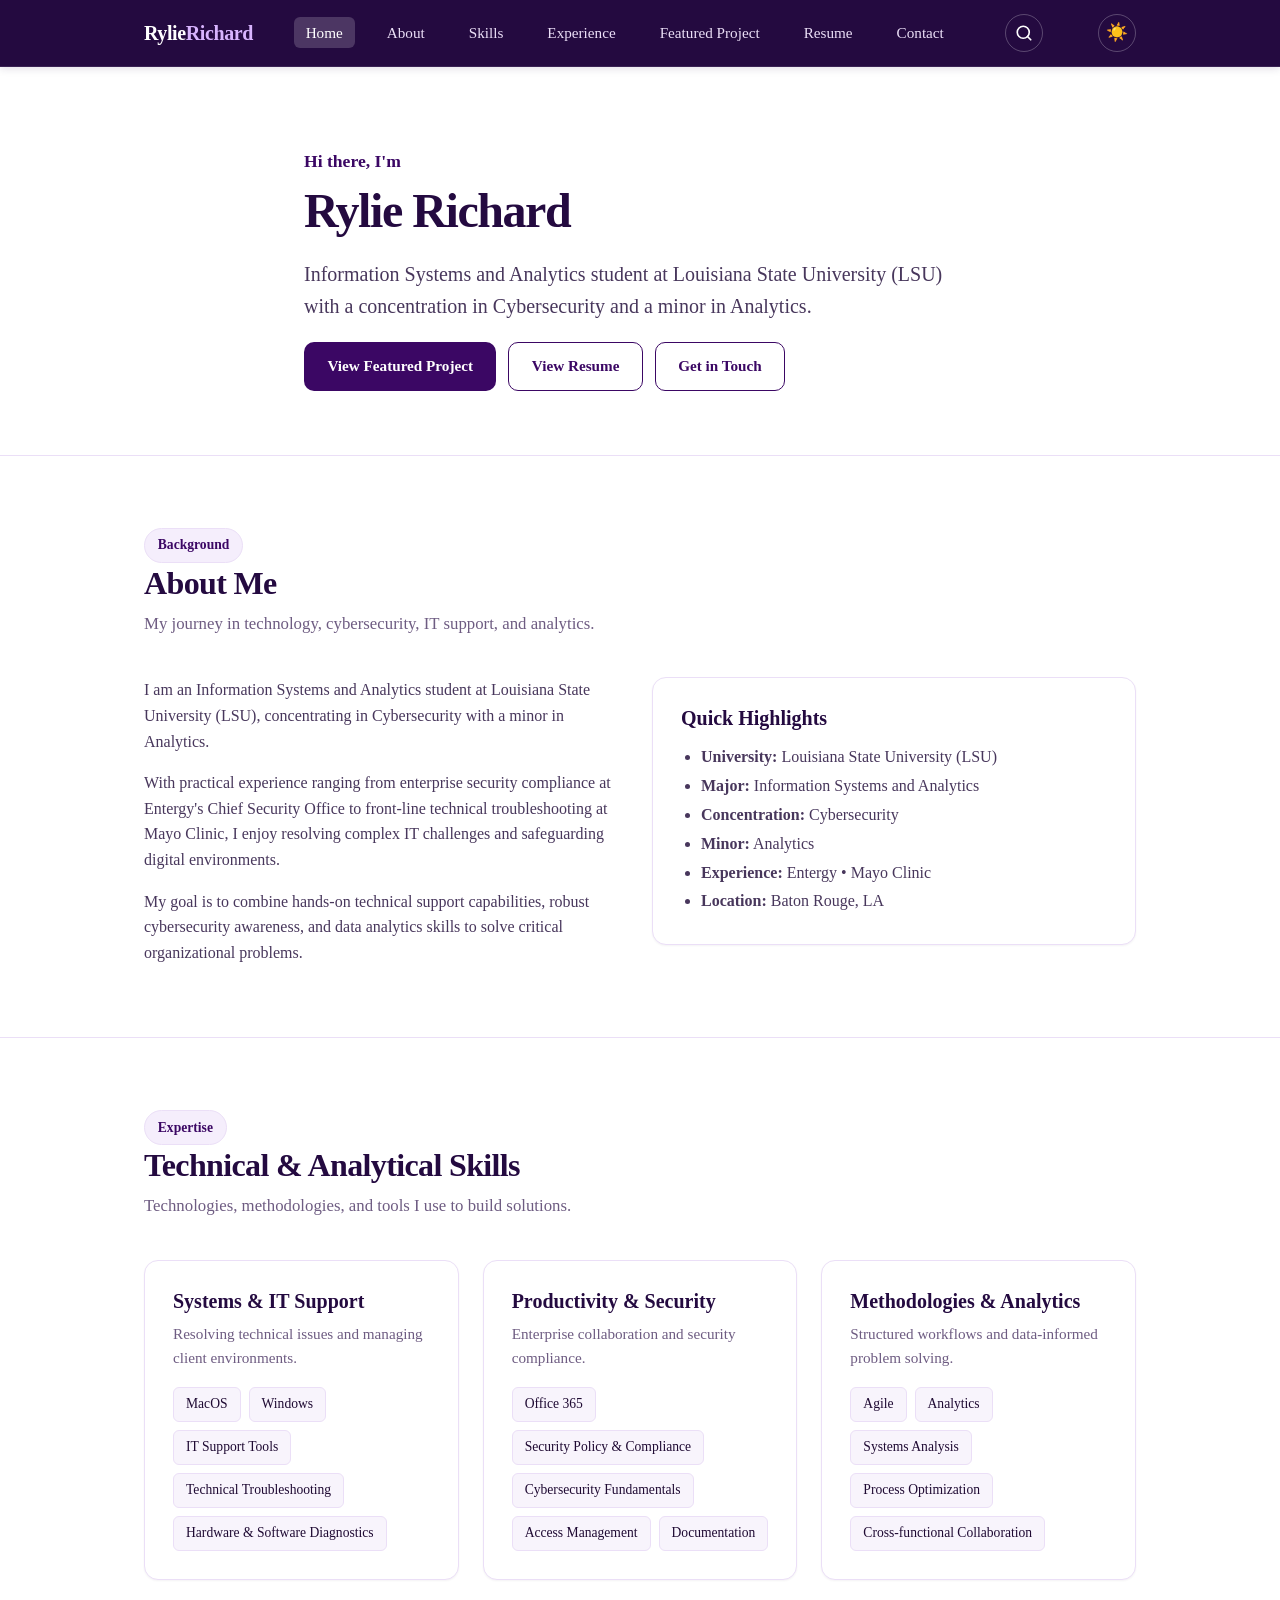
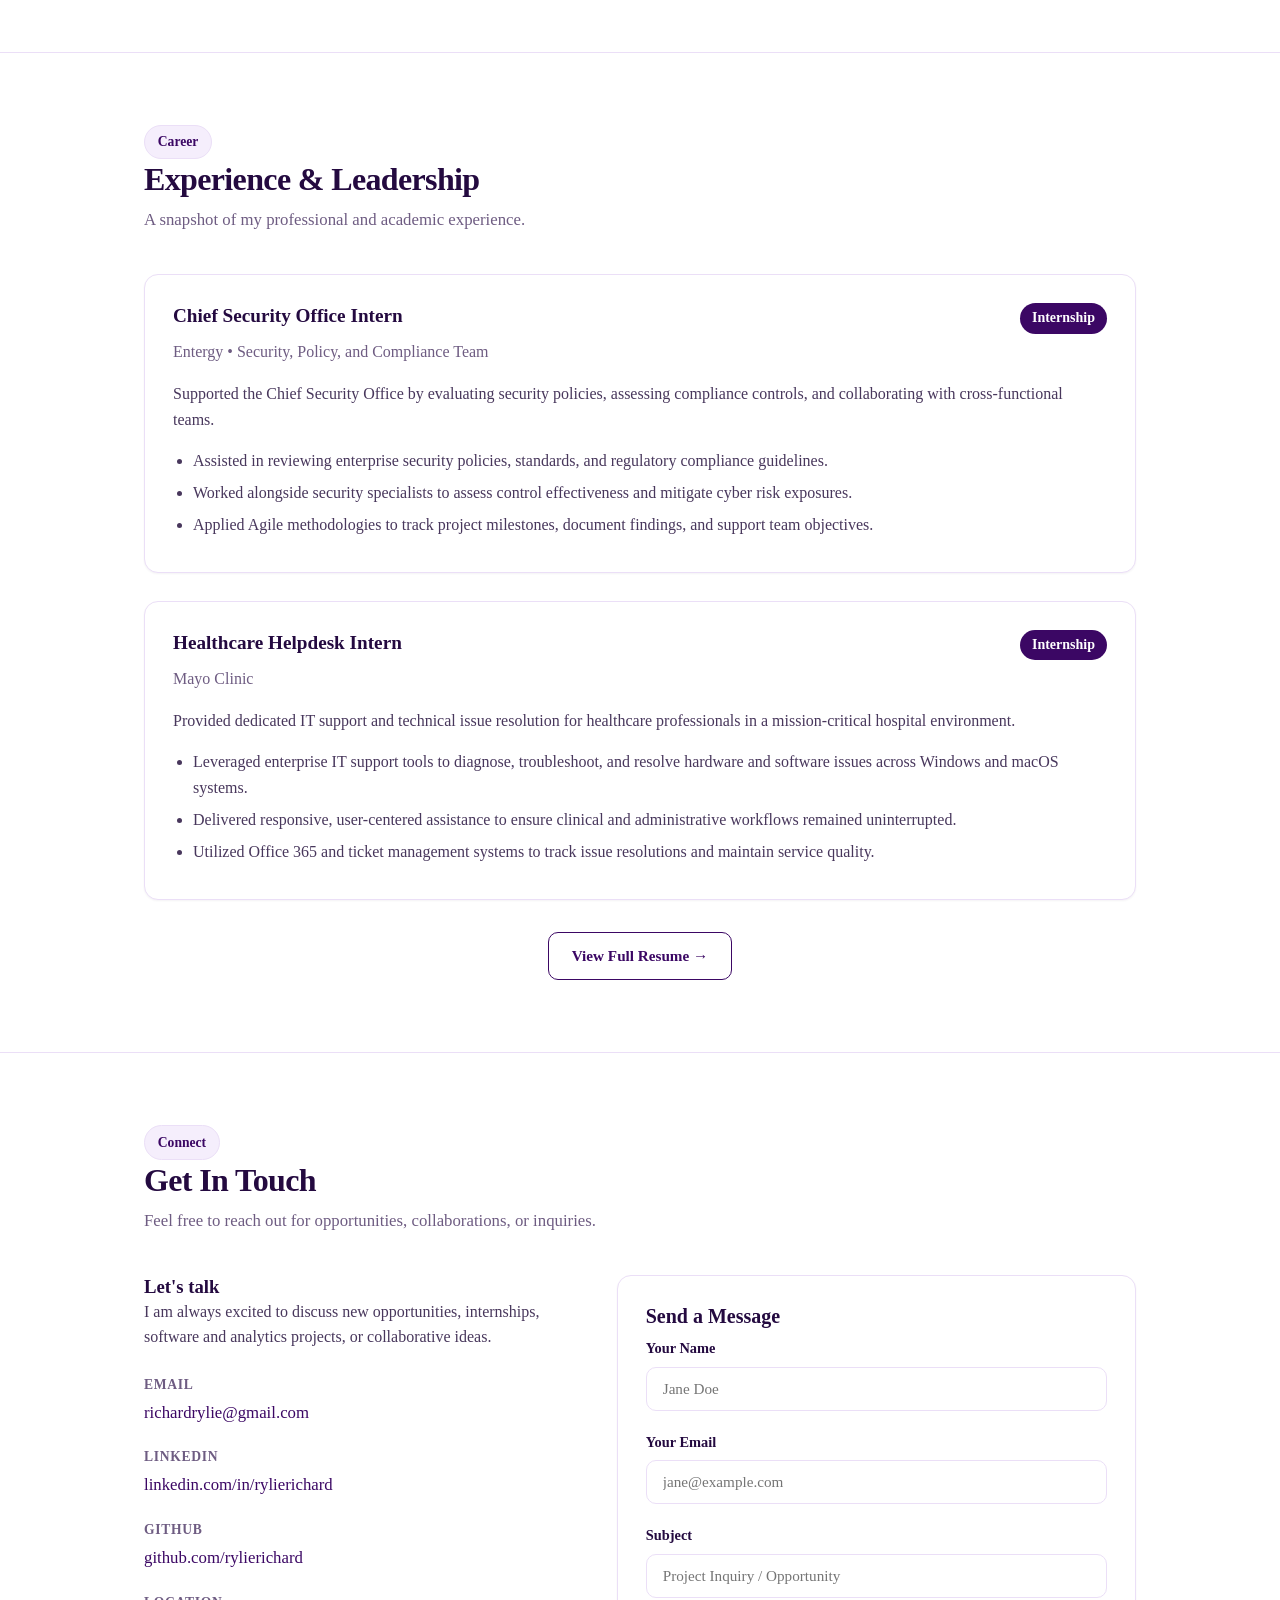
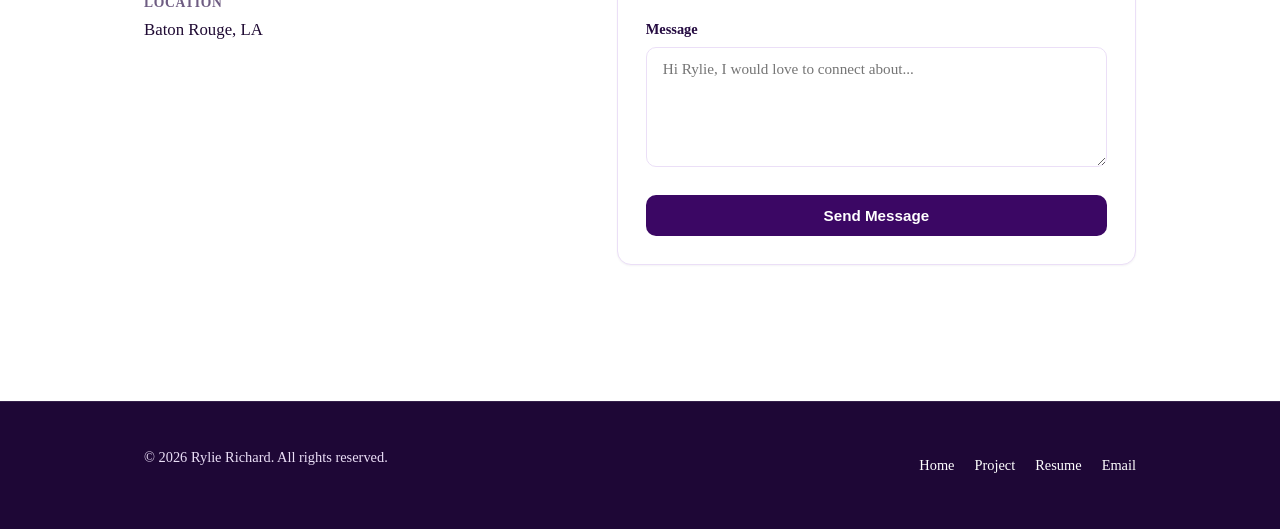
<file: index.html>
<!DOCTYPE html>
<html lang="en">
<head>
  <meta charset="UTF-8">
  <meta name="viewport" content="width=device-width, initial-scale=1.0">
  <title>Rylie Richard | Portfolio</title>
  <link rel="stylesheet" href="styles.css">
  <!-- Apply saved theme before page renders to prevent flash -->
  <script>
    (function() {
      var t = localStorage.getItem('theme');
      if (t) document.documentElement.setAttribute('data-theme', t);
    })();
  </script>
</head>
<body>

  <!-- Navigation -->
  <header class="navbar">
    <div class="container nav-content">
      <a href="index.html" class="nav-brand">Rylie<span>Richard</span></a>
      <button class="nav-toggle" aria-label="Toggle navigation" aria-expanded="false">
        <span class="nav-toggle-icon"></span>
      </button>
      <nav class="nav-menu">
        <ul class="nav-links">
          <li><a href="index.html" class="active">Home</a></li>
          <li><a href="#about">About</a></li>
          <li><a href="#skills">Skills</a></li>
          <li><a href="#experience">Experience</a></li>
          <li><a href="project.html">Featured Project</a></li>
          <li><a href="resume.html">Resume</a></li>
          <li><a href="#contact">Contact</a></li>
        </ul>
      </nav>
      <!-- Search Bar -->
      <div class="nav-search" id="nav-search">
        <button class="search-icon-btn" id="search-toggle-btn" aria-label="Open search" aria-expanded="false">
          <svg xmlns="http://www.w3.org/2000/svg" width="18" height="18" viewBox="0 0 24 24" fill="none" stroke="currentColor" stroke-width="2.2" stroke-linecap="round" stroke-linejoin="round"><circle cx="11" cy="11" r="8"/><line x1="21" y1="21" x2="16.65" y2="16.65"/></svg>
        </button>
        <div class="search-input-wrapper" id="search-input-wrapper" aria-hidden="true">
          <input type="search" id="nav-search-input" class="nav-search-input" placeholder="Search sections…" autocomplete="off" aria-label="Search website sections">
          <button class="search-clear-btn" id="search-clear-btn" aria-label="Clear search" tabindex="-1">✕</button>
        </div>
        <!-- Search results dropdown -->
        <div class="search-dropdown" id="search-dropdown" role="listbox" aria-label="Search results"></div>
      </div>
      <!-- Dark / Light Mode Toggle -->
      <button id="theme-toggle" class="theme-toggle" aria-label="Toggle dark mode">
        <span class="icon-sun">☀️</span>
        <span class="icon-moon">🌙</span>
      </button>
    </div>
  </header>

  <main>
    <!-- Hero Section -->
    <section class="hero">
      <div class="container hero-content">
        <p class="hero-greeting">Hi there, I'm</p>
        <h1 class="hero-title">Rylie Richard</h1>
        <p class="hero-lead">
          Information Systems and Analytics student at Louisiana State University (LSU) with a concentration in Cybersecurity and a minor in Analytics.
        </p>
        <div class="btn-group">
          <a href="project.html" class="btn btn-primary">View Featured Project</a>
          <a href="resume.html" class="btn btn-secondary">View Resume</a>
          <a href="#contact" class="btn btn-secondary">Get in Touch</a>
        </div>
      </div>
    </section>

    <!-- About Section -->
    <section id="about" class="section section-subtle">
      <div class="container">
        <div class="section-header">
          <span class="badge">Background</span>
          <h2 class="section-title">About Me</h2>
          <p class="section-description">My journey in technology, cybersecurity, IT support, and analytics.</p>
        </div>

        <div class="grid-2">
          <div>
            <p>
              I am an Information Systems and Analytics student at Louisiana State University (LSU), concentrating in Cybersecurity with a minor in Analytics.
            </p>
            <p>
              With practical experience ranging from enterprise security compliance at Entergy's Chief Security Office to front-line technical troubleshooting at Mayo Clinic, I enjoy resolving complex IT challenges and safeguarding digital environments.
            </p>
            <p>
              My goal is to combine hands-on technical support capabilities, robust cybersecurity awareness, and data analytics skills to solve critical organizational problems.
            </p>
          </div>
          <div>
            <div class="card">
              <h3 class="card-title">Quick Highlights</h3>
              <ul style="line-height: 1.8; margin-top: 0.75rem;">
                <li><strong>University:</strong> Louisiana State University (LSU)</li>
                <li><strong>Major:</strong> Information Systems and Analytics</li>
                <li><strong>Concentration:</strong> Cybersecurity</li>
                <li><strong>Minor:</strong> Analytics</li>
                <li><strong>Experience:</strong> Entergy &bull; Mayo Clinic</li>
                <li><strong>Location:</strong> Baton Rouge, LA</li>
              </ul>
            </div>
          </div>
        </div>
      </div>
    </section>

    <!-- Skills Section -->
    <section id="skills" class="section">
      <div class="container">
        <div class="section-header">
          <span class="badge">Expertise</span>
          <h2 class="section-title">Technical & Analytical Skills</h2>
          <p class="section-description">Technologies, methodologies, and tools I use to build solutions.</p>
        </div>

        <div class="grid-3">
          <div class="card">
            <h3 class="card-title">Systems & IT Support</h3>
            <p class="card-subtitle">Resolving technical issues and managing client environments.</p>
            <div class="skill-tags">
              <span class="skill-tag">MacOS</span>
              <span class="skill-tag">Windows</span>
              <span class="skill-tag">IT Support Tools</span>
              <span class="skill-tag">Technical Troubleshooting</span>
              <span class="skill-tag">Hardware & Software Diagnostics</span>
            </div>
          </div>

          <div class="card">
            <h3 class="card-title">Productivity & Security</h3>
            <p class="card-subtitle">Enterprise collaboration and security compliance.</p>
            <div class="skill-tags">
              <span class="skill-tag">Office 365</span>
              <span class="skill-tag">Security Policy & Compliance</span>
              <span class="skill-tag">Cybersecurity Fundamentals</span>
              <span class="skill-tag">Access Management</span>
              <span class="skill-tag">Documentation</span>
            </div>
          </div>

          <div class="card">
            <h3 class="card-title">Methodologies & Analytics</h3>
            <p class="card-subtitle">Structured workflows and data-informed problem solving.</p>
            <div class="skill-tags">
              <span class="skill-tag">Agile</span>
              <span class="skill-tag">Analytics</span>
              <span class="skill-tag">Systems Analysis</span>
              <span class="skill-tag">Process Optimization</span>
              <span class="skill-tag">Cross-functional Collaboration</span>
            </div>
          </div>
        </div>
      </div>
    </section>

    <!-- Experience Section -->
    <section id="experience" class="section section-subtle">
      <div class="container">
        <div class="section-header">
          <span class="badge">Career</span>
          <h2 class="section-title">Experience & Leadership</h2>
          <p class="section-description">A snapshot of my professional and academic experience.</p>
        </div>

        <div class="timeline">
          <div class="timeline-item">
            <div class="timeline-item-header">
              <h3 class="timeline-role">Chief Security Office Intern</h3>
              <span class="timeline-date">Internship</span>
            </div>
            <div class="timeline-company">Entergy &bull; Security, Policy, and Compliance Team</div>
            <div class="timeline-body">
              <p>Supported the Chief Security Office by evaluating security policies, assessing compliance controls, and collaborating with cross-functional teams.</p>
              <ul>
                <li>Assisted in reviewing enterprise security policies, standards, and regulatory compliance guidelines.</li>
                <li>Worked alongside security specialists to assess control effectiveness and mitigate cyber risk exposures.</li>
                <li>Applied Agile methodologies to track project milestones, document findings, and support team objectives.</li>
              </ul>
            </div>
          </div>

          <div class="timeline-item">
            <div class="timeline-item-header">
              <h3 class="timeline-role">Healthcare Helpdesk Intern</h3>
              <span class="timeline-date">Internship</span>
            </div>
            <div class="timeline-company">Mayo Clinic</div>
            <div class="timeline-body">
              <p>Provided dedicated IT support and technical issue resolution for healthcare professionals in a mission-critical hospital environment.</p>
              <ul>
                <li>Leveraged enterprise IT support tools to diagnose, troubleshoot, and resolve hardware and software issues across Windows and macOS systems.</li>
                <li>Delivered responsive, user-centered assistance to ensure clinical and administrative workflows remained uninterrupted.</li>
                <li>Utilized Office 365 and ticket management systems to track issue resolutions and maintain service quality.</li>
              </ul>
            </div>
          </div>
        </div>

        <div style="margin-top: 2rem; text-align: center;">
          <a href="resume.html" class="btn btn-secondary">View Full Resume &rarr;</a>
        </div>
      </div>
    </section>

    <!-- Contact Section -->
    <section id="contact" class="section">
      <div class="container">
        <div class="section-header">
          <span class="badge">Connect</span>
          <h2 class="section-title">Get In Touch</h2>
          <p class="section-description">Feel free to reach out for opportunities, collaborations, or inquiries.</p>
        </div>

        <div class="contact-grid">
          <div>
            <h3>Let's talk</h3>
            <p>
              I am always excited to discuss new opportunities, internships, software and analytics projects, or collaborative ideas.
            </p>

            <div class="contact-info-list">
              <div class="contact-info-item">
                <span class="contact-label">Email</span>
                <a href="mailto:richardrylie@gmail.com" class="contact-value">richardrylie@gmail.com</a>
              </div>
              <div class="contact-info-item">
                <span class="contact-label">LinkedIn</span>
                <a href="https://linkedin.com" target="_blank" rel="noopener noreferrer" class="contact-value">linkedin.com/in/rylierichard</a>
              </div>
              <div class="contact-info-item">
                <span class="contact-label">GitHub</span>
                <a href="https://github.com" target="_blank" rel="noopener noreferrer" class="contact-value">github.com/rylierichard</a>
              </div>
              <div class="contact-info-item">
                <span class="contact-label">Location</span>
                <span class="contact-value">Baton Rouge, LA</span>
              </div>
            </div>
          </div>

          <div class="card">
            <h3 class="card-title">Send a Message</h3>
            <form action="#" method="POST" onsubmit="event.preventDefault(); alert('Thank you for reaching out! This demo form is working.');">
              <div class="form-group">
                <label for="name" class="form-label">Your Name</label>
                <input type="text" id="name" name="name" class="form-control" placeholder="Jane Doe" required>
              </div>
              <div class="form-group">
                <label for="email" class="form-label">Your Email</label>
                <input type="email" id="email" name="email" class="form-control" placeholder="jane@example.com" required>
              </div>
              <div class="form-group">
                <label for="subject" class="form-label">Subject</label>
                <input type="text" id="subject" name="subject" class="form-control" placeholder="Project Inquiry / Opportunity" required>
              </div>
              <div class="form-group">
                <label for="message" class="form-label">Message</label>
                <textarea id="message" name="message" class="form-control" placeholder="Hi Rylie, I would love to connect about..." required></textarea>
              </div>
              <button type="submit" class="btn btn-primary" style="width: 100%;">Send Message</button>
            </form>
          </div>
        </div>
      </div>
    </section>
  </main>

  <!-- Footer -->
  <footer class="footer">
    <div class="container footer-content">
      <p>&copy; 2026 Rylie Richard. All rights reserved.</p>
      <ul class="footer-nav">
        <li><a href="index.html">Home</a></li>
        <li><a href="project.html">Project</a></li>
        <li><a href="resume.html">Resume</a></li>
        <li><a href="mailto:richardrylie@gmail.com">Email</a></li>
      </ul>
    </div>
  </footer>

  <!-- Mobile Navigation Script -->
  <script src="script.js"></script>
</body>
</html>
</file>
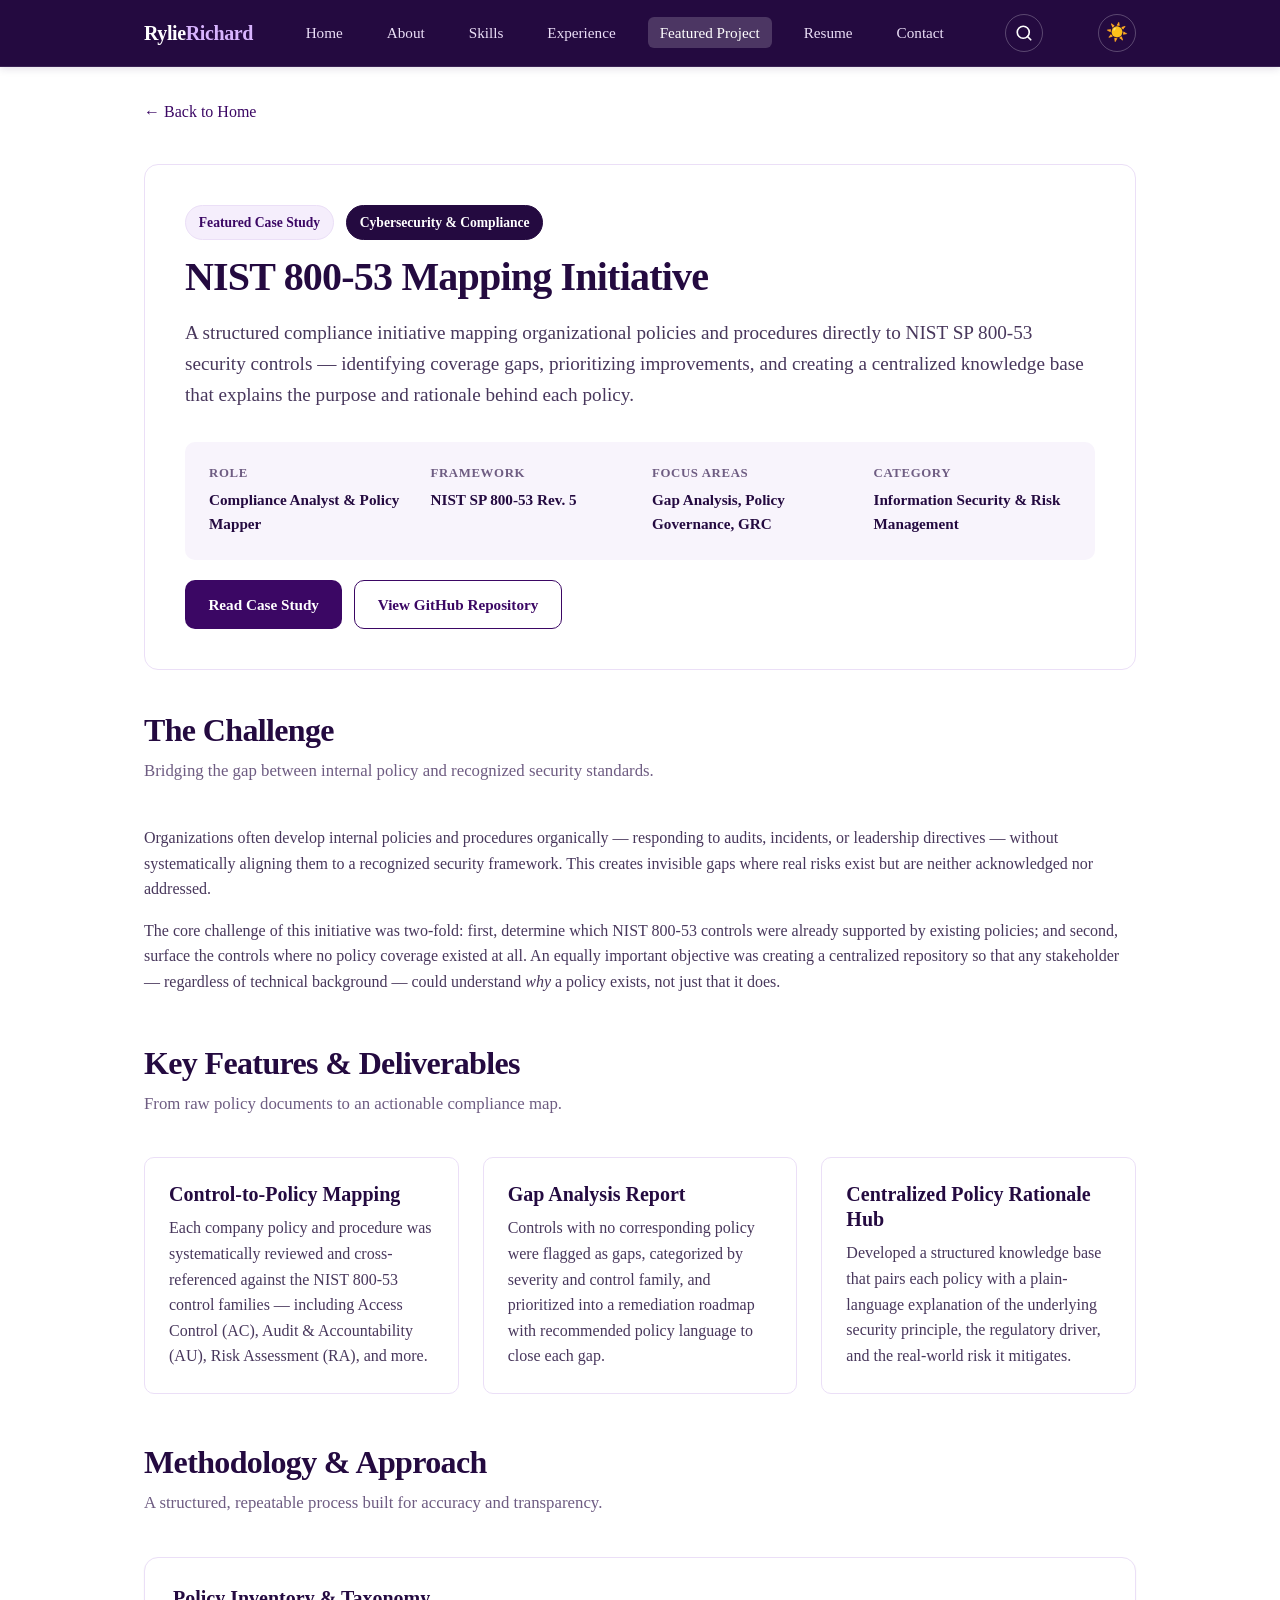
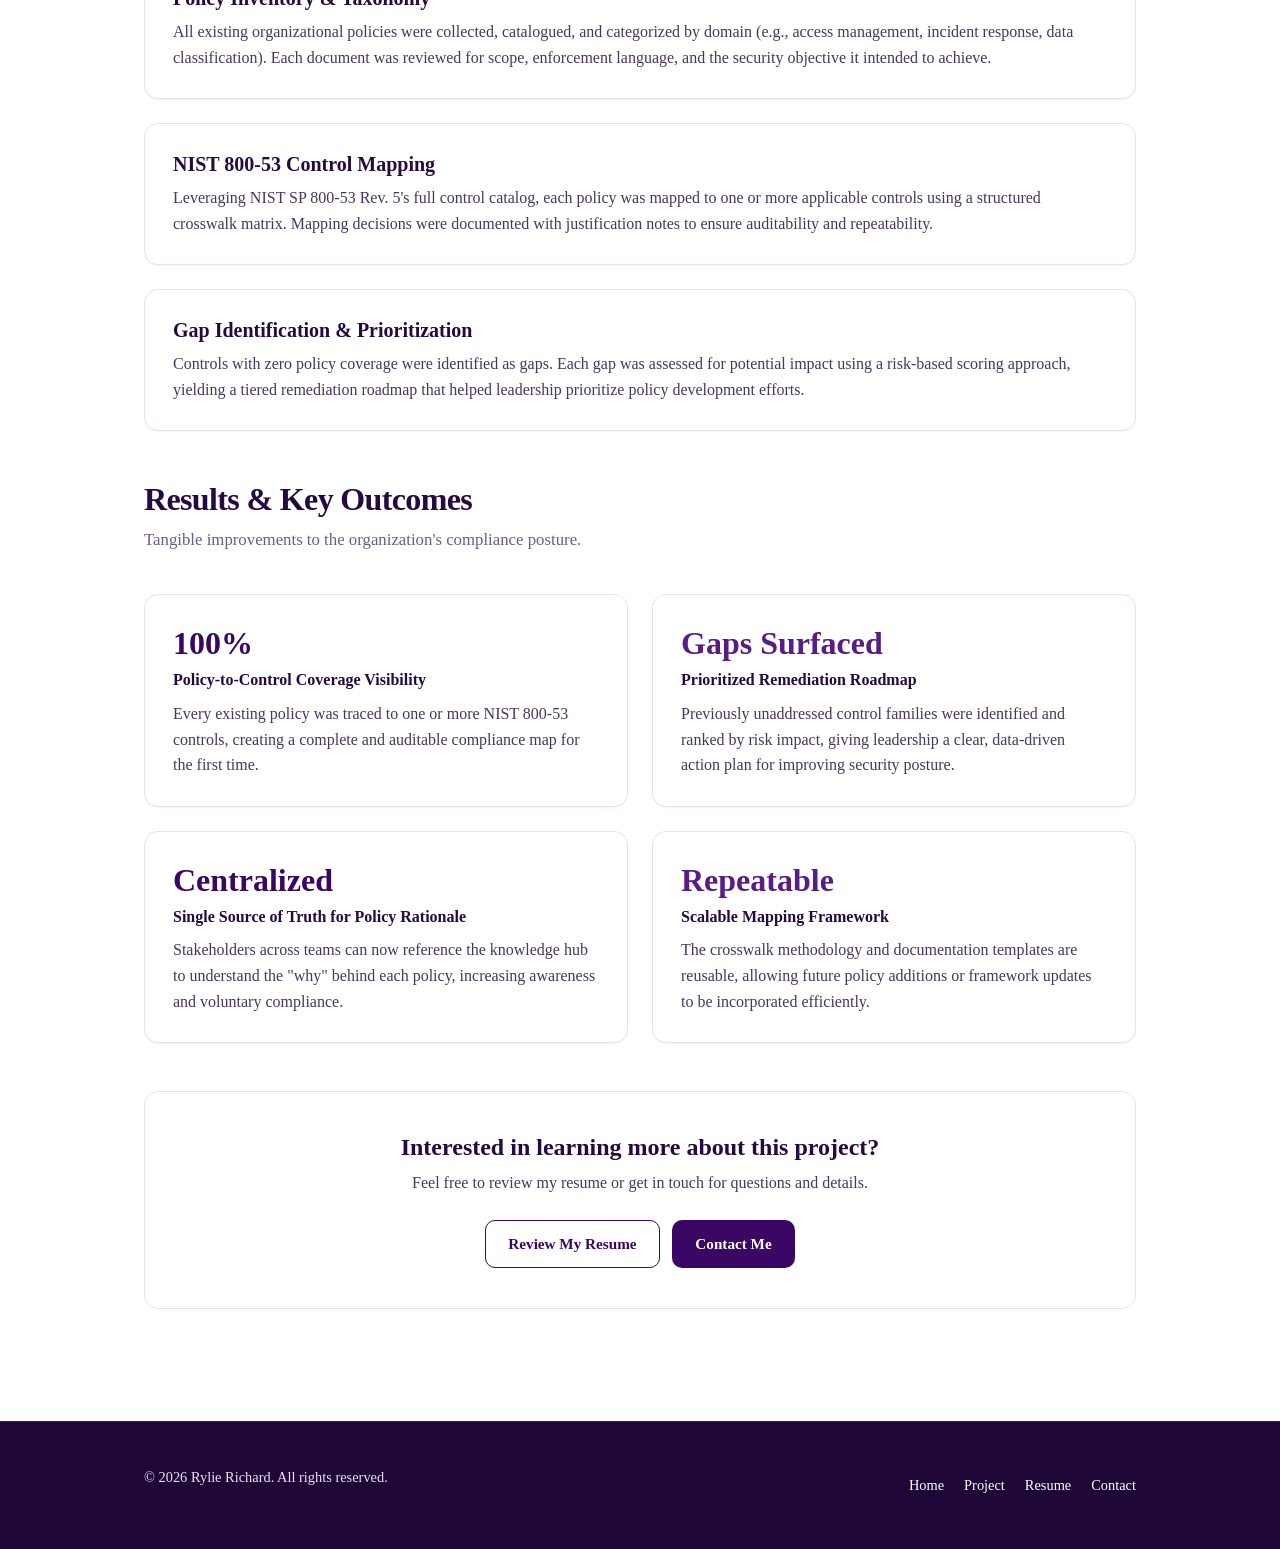
<file: project.html>
<!DOCTYPE html>
<html lang="en">
<head>
  <meta charset="UTF-8">
  <meta name="viewport" content="width=device-width, initial-scale=1.0">
  <title>Project: NIST 800-53 Mapping Initiative | Rylie Richard</title>
  <meta name="description" content="A compliance initiative mapping organizational policies and procedures to NIST SP 800-53 controls, identifying security gaps and centralizing policy rationale.">
  <link rel="stylesheet" href="styles.css">
  <!-- Apply saved theme before page renders to prevent flash -->
  <script>
    (function() {
      var t = localStorage.getItem('theme');
      if (t) document.documentElement.setAttribute('data-theme', t);
    })();
  </script>
</head>
<body>

  <!-- Navigation -->
  <header class="navbar">
    <div class="container nav-content">
      <a href="index.html" class="nav-brand">Rylie<span>Richard</span></a>
      <button class="nav-toggle" aria-label="Toggle navigation" aria-expanded="false">
        <span class="nav-toggle-icon"></span>
      </button>
      <nav class="nav-menu">
        <ul class="nav-links">
          <li><a href="index.html">Home</a></li>
          <li><a href="index.html#about">About</a></li>
          <li><a href="index.html#skills">Skills</a></li>
          <li><a href="index.html#experience">Experience</a></li>
          <li><a href="project.html" class="active">Featured Project</a></li>
          <li><a href="resume.html">Resume</a></li>
          <li><a href="index.html#contact">Contact</a></li>
        </ul>
      </nav>
      <!-- Search Bar -->
      <div class="nav-search" id="nav-search">
        <button class="search-icon-btn" id="search-toggle-btn" aria-label="Open search" aria-expanded="false">
          <svg xmlns="http://www.w3.org/2000/svg" width="18" height="18" viewBox="0 0 24 24" fill="none" stroke="currentColor" stroke-width="2.2" stroke-linecap="round" stroke-linejoin="round"><circle cx="11" cy="11" r="8"/><line x1="21" y1="21" x2="16.65" y2="16.65"/></svg>
        </button>
        <div class="search-input-wrapper" id="search-input-wrapper" aria-hidden="true">
          <input type="search" id="nav-search-input" class="nav-search-input" placeholder="Search sections…" autocomplete="off" aria-label="Search website sections">
          <button class="search-clear-btn" id="search-clear-btn" aria-label="Clear search" tabindex="-1">✕</button>
        </div>
        <div class="search-dropdown" id="search-dropdown" role="listbox" aria-label="Search results"></div>
      </div>
      <!-- Dark / Light Mode Toggle -->
      <button id="theme-toggle" class="theme-toggle" aria-label="Toggle dark mode">
        <span class="icon-sun">&#9728;&#65039;</span>
        <span class="icon-moon">&#127769;</span>
      </button>
    </div>
  </header>

  <main>
    <div class="container">

      <!-- Breadcrumb / Back Link -->
      <div style="margin-top: 2rem;">
        <a href="index.html" style="font-weight: 500; display: inline-flex; align-items: center; gap: 0.35rem;">
          &larr; Back to Home
        </a>
      </div>

      <!-- Project Hero Banner -->
      <section class="project-header-box">
        <div class="project-kicker">
          <span class="badge">Featured Case Study</span>
          <span class="badge badge-accent">Cybersecurity &amp; Compliance</span>
        </div>
        <h1 class="project-main-title">NIST 800-53 Mapping Initiative</h1>
        <p class="project-summary">
          A structured compliance initiative mapping organizational policies and procedures directly to NIST SP 800-53 security controls &mdash; identifying coverage gaps, prioritizing improvements, and creating a centralized knowledge base that explains the purpose and rationale behind each policy.
        </p>

        <div class="project-meta-grid">
          <div class="project-meta-item">
            <h4>Role</h4>
            <p>Compliance Analyst &amp; Policy Mapper</p>
          </div>
          <div class="project-meta-item">
            <h4>Framework</h4>
            <p>NIST SP 800-53 Rev. 5</p>
          </div>
          <div class="project-meta-item">
            <h4>Focus Areas</h4>
            <p>Gap Analysis, Policy Governance, GRC</p>
          </div>
          <div class="project-meta-item">
            <h4>Category</h4>
            <p>Information Security &amp; Risk Management</p>
          </div>
        </div>

        <div class="btn-group">
          <a href="#overview" class="btn btn-primary">Read Case Study</a>
          <a href="https://github.com/rylierichard" target="_blank" rel="noopener noreferrer" class="btn btn-secondary">View GitHub Repository</a>
        </div>
      </section>

      <!-- Case Study Content -->
      <div id="overview" class="project-section-block">
        <div class="section-header">
          <h2 class="section-title">The Challenge</h2>
          <p class="section-description">Bridging the gap between internal policy and recognized security standards.</p>
        </div>
        <p>
          Organizations often develop internal policies and procedures organically &mdash; responding to audits, incidents, or leadership directives &mdash; without systematically aligning them to a recognized security framework. This creates invisible gaps where real risks exist but are neither acknowledged nor addressed.
        </p>
        <p>
          The core challenge of this initiative was two-fold: first, determine which NIST 800-53 controls were already supported by existing policies; and second, surface the controls where no policy coverage existed at all. An equally important objective was creating a centralized repository so that any stakeholder &mdash; regardless of technical background &mdash; could understand <em>why</em> a policy exists, not just that it does.
        </p>
      </div>

      <div class="project-section-block">
        <div class="section-header">
          <h2 class="section-title">Key Features &amp; Deliverables</h2>
          <p class="section-description">From raw policy documents to an actionable compliance map.</p>
        </div>

        <div class="grid-3">
          <div class="feature-box">
            <h3 class="card-title">Control-to-Policy Mapping</h3>
            <p>
              Each company policy and procedure was systematically reviewed and cross-referenced against the NIST 800-53 control families &mdash; including Access Control (AC), Audit &amp; Accountability (AU), Risk Assessment (RA), and more.
            </p>
          </div>
          <div class="feature-box">
            <h3 class="card-title">Gap Analysis Report</h3>
            <p>
              Controls with no corresponding policy were flagged as gaps, categorized by severity and control family, and prioritized into a remediation roadmap with recommended policy language to close each gap.
            </p>
          </div>
          <div class="feature-box">
            <h3 class="card-title">Centralized Policy Rationale Hub</h3>
            <p>
              Developed a structured knowledge base that pairs each policy with a plain-language explanation of the underlying security principle, the regulatory driver, and the real-world risk it mitigates.
            </p>
          </div>
        </div>
      </div>

      <div class="project-section-block">
        <div class="section-header">
          <h2 class="section-title">Methodology &amp; Approach</h2>
          <p class="section-description">A structured, repeatable process built for accuracy and transparency.</p>
        </div>

        <div class="card" style="margin-bottom: 1.5rem;">
          <h3 class="card-title">Policy Inventory &amp; Taxonomy</h3>
          <p>
            All existing organizational policies were collected, catalogued, and categorized by domain (e.g., access management, incident response, data classification). Each document was reviewed for scope, enforcement language, and the security objective it intended to achieve.
          </p>
        </div>

        <div class="card" style="margin-bottom: 1.5rem;">
          <h3 class="card-title">NIST 800-53 Control Mapping</h3>
          <p>
            Leveraging NIST SP 800-53 Rev. 5's full control catalog, each policy was mapped to one or more applicable controls using a structured crosswalk matrix. Mapping decisions were documented with justification notes to ensure auditability and repeatability.
          </p>
        </div>

        <div class="card">
          <h3 class="card-title">Gap Identification &amp; Prioritization</h3>
          <p>
            Controls with zero policy coverage were identified as gaps. Each gap was assessed for potential impact using a risk-based scoring approach, yielding a tiered remediation roadmap that helped leadership prioritize policy development efforts.
          </p>
        </div>
      </div>

      <div class="project-section-block">
        <div class="section-header">
          <h2 class="section-title">Results &amp; Key Outcomes</h2>
          <p class="section-description">Tangible improvements to the organization's compliance posture.</p>
        </div>

        <div class="grid-2">
          <div class="card">
            <h3 class="card-title" style="color: var(--primary-color); font-size: 2rem; margin-bottom: 0.25rem;">100%</h3>
            <p style="font-weight: 600; margin-bottom: 0.5rem; color: var(--secondary-color);">Policy-to-Control Coverage Visibility</p>
            <p>Every existing policy was traced to one or more NIST 800-53 controls, creating a complete and auditable compliance map for the first time.</p>
          </div>
          <div class="card">
            <h3 class="card-title" style="color: var(--accent-color); font-size: 2rem; margin-bottom: 0.25rem;">Gaps Surfaced</h3>
            <p style="font-weight: 600; margin-bottom: 0.5rem; color: var(--secondary-color);">Prioritized Remediation Roadmap</p>
            <p>Previously unaddressed control families were identified and ranked by risk impact, giving leadership a clear, data-driven action plan for improving security posture.</p>
          </div>
          <div class="card">
            <h3 class="card-title" style="color: var(--primary-color); font-size: 2rem; margin-bottom: 0.25rem;">Centralized</h3>
            <p style="font-weight: 600; margin-bottom: 0.5rem; color: var(--secondary-color);">Single Source of Truth for Policy Rationale</p>
            <p>Stakeholders across teams can now reference the knowledge hub to understand the "why" behind each policy, increasing awareness and voluntary compliance.</p>
          </div>
          <div class="card">
            <h3 class="card-title" style="color: var(--accent-color); font-size: 2rem; margin-bottom: 0.25rem;">Repeatable</h3>
            <p style="font-weight: 600; margin-bottom: 0.5rem; color: var(--secondary-color);">Scalable Mapping Framework</p>
            <p>The crosswalk methodology and documentation templates are reusable, allowing future policy additions or framework updates to be incorporated efficiently.</p>
          </div>
        </div>
      </div>

      <!-- Bottom Navigation Call to Action -->
      <div style="background-color: var(--bg-surface); border: 1px solid var(--border-color); border-radius: var(--radius-lg); padding: 2.5rem; text-align: center; margin: 3rem 0;">
        <h3 style="font-size: 1.5rem; margin-bottom: 0.5rem;">Interested in learning more about this project?</h3>
        <p style="margin-bottom: 1.5rem;">Feel free to review my resume or get in touch for questions and details.</p>
        <div class="btn-group" style="justify-content: center;">
          <a href="resume.html" class="btn btn-secondary">Review My Resume</a>
          <a href="index.html#contact" class="btn btn-primary">Contact Me</a>
        </div>
      </div>

    </div>
  </main>

  <!-- Footer -->
  <footer class="footer">
    <div class="container footer-content">
      <p>&copy; 2026 Rylie Richard. All rights reserved.</p>
      <ul class="footer-nav">
        <li><a href="index.html">Home</a></li>
        <li><a href="project.html">Project</a></li>
        <li><a href="resume.html">Resume</a></li>
        <li><a href="index.html#contact">Contact</a></li>
      </ul>
    </div>
  </footer>

  <!-- Mobile Navigation Script -->
  <script src="script.js"></script>
</body>
</html>
</file>
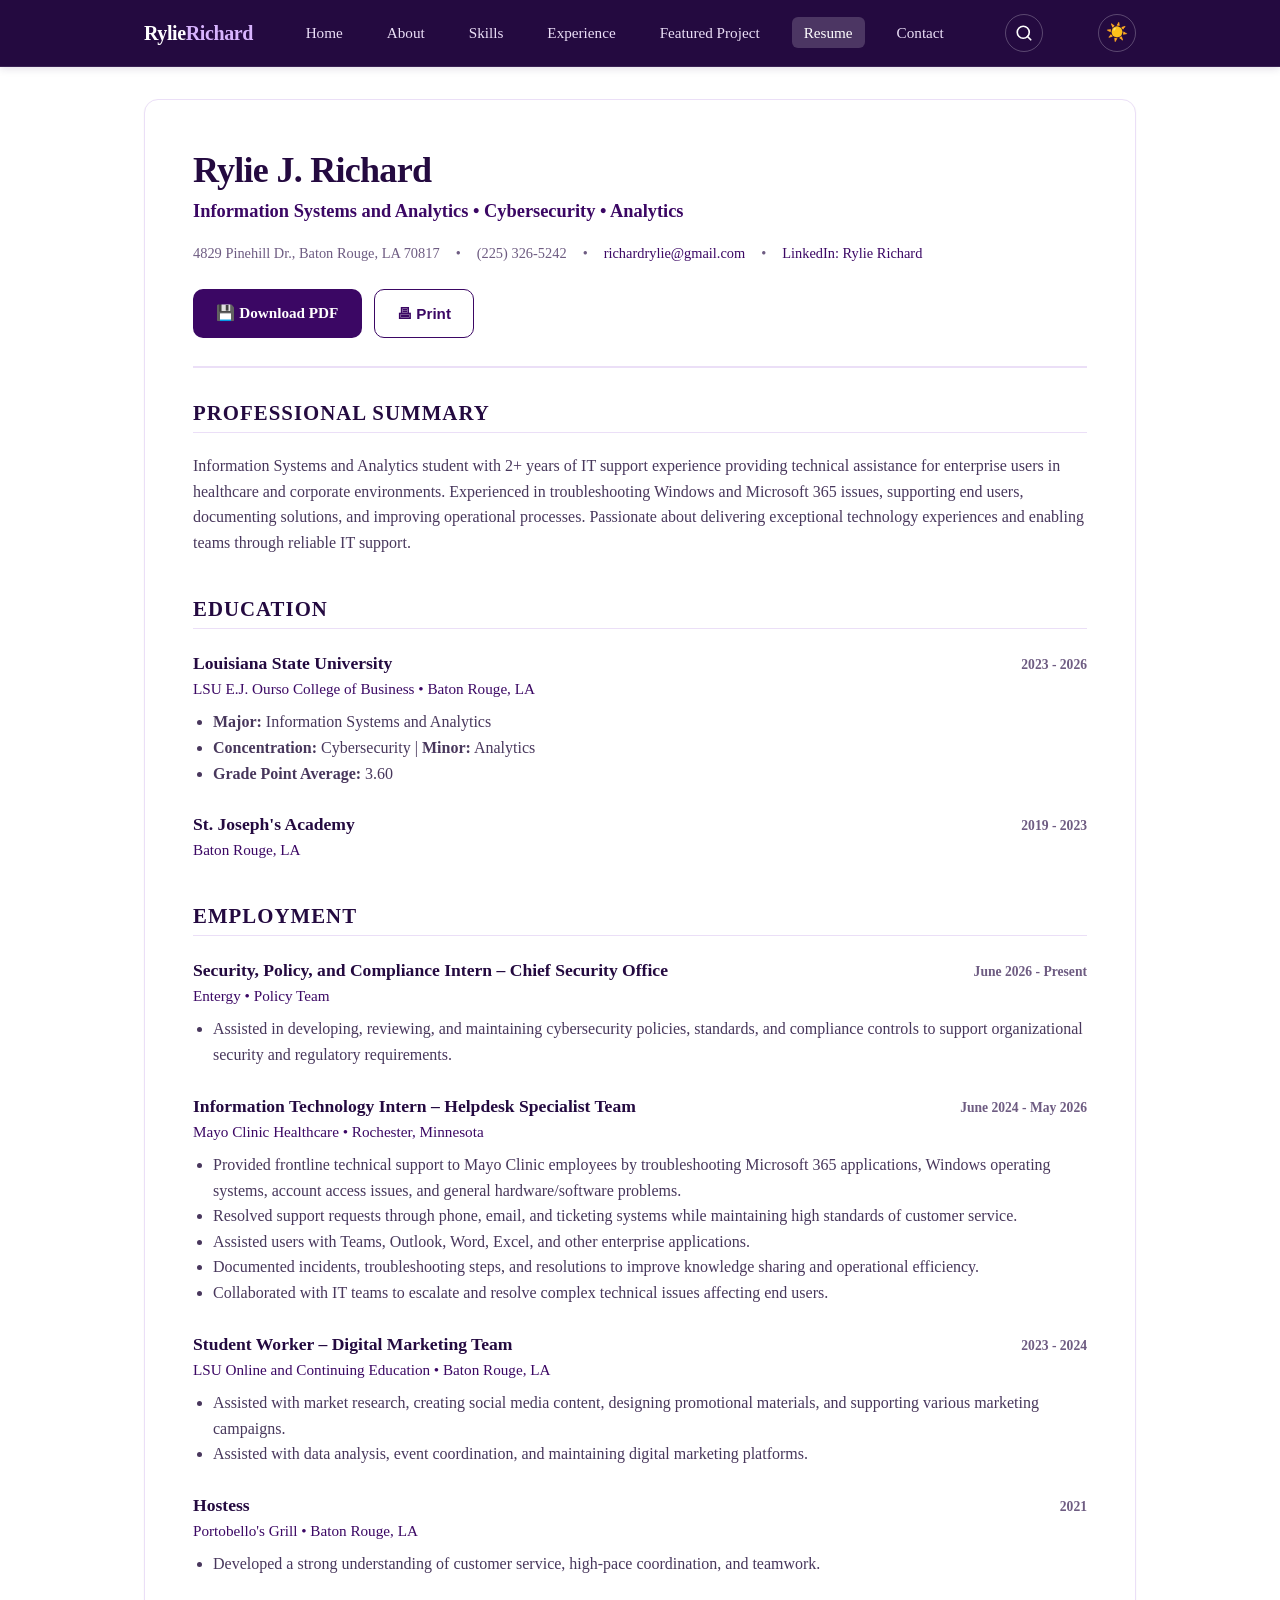
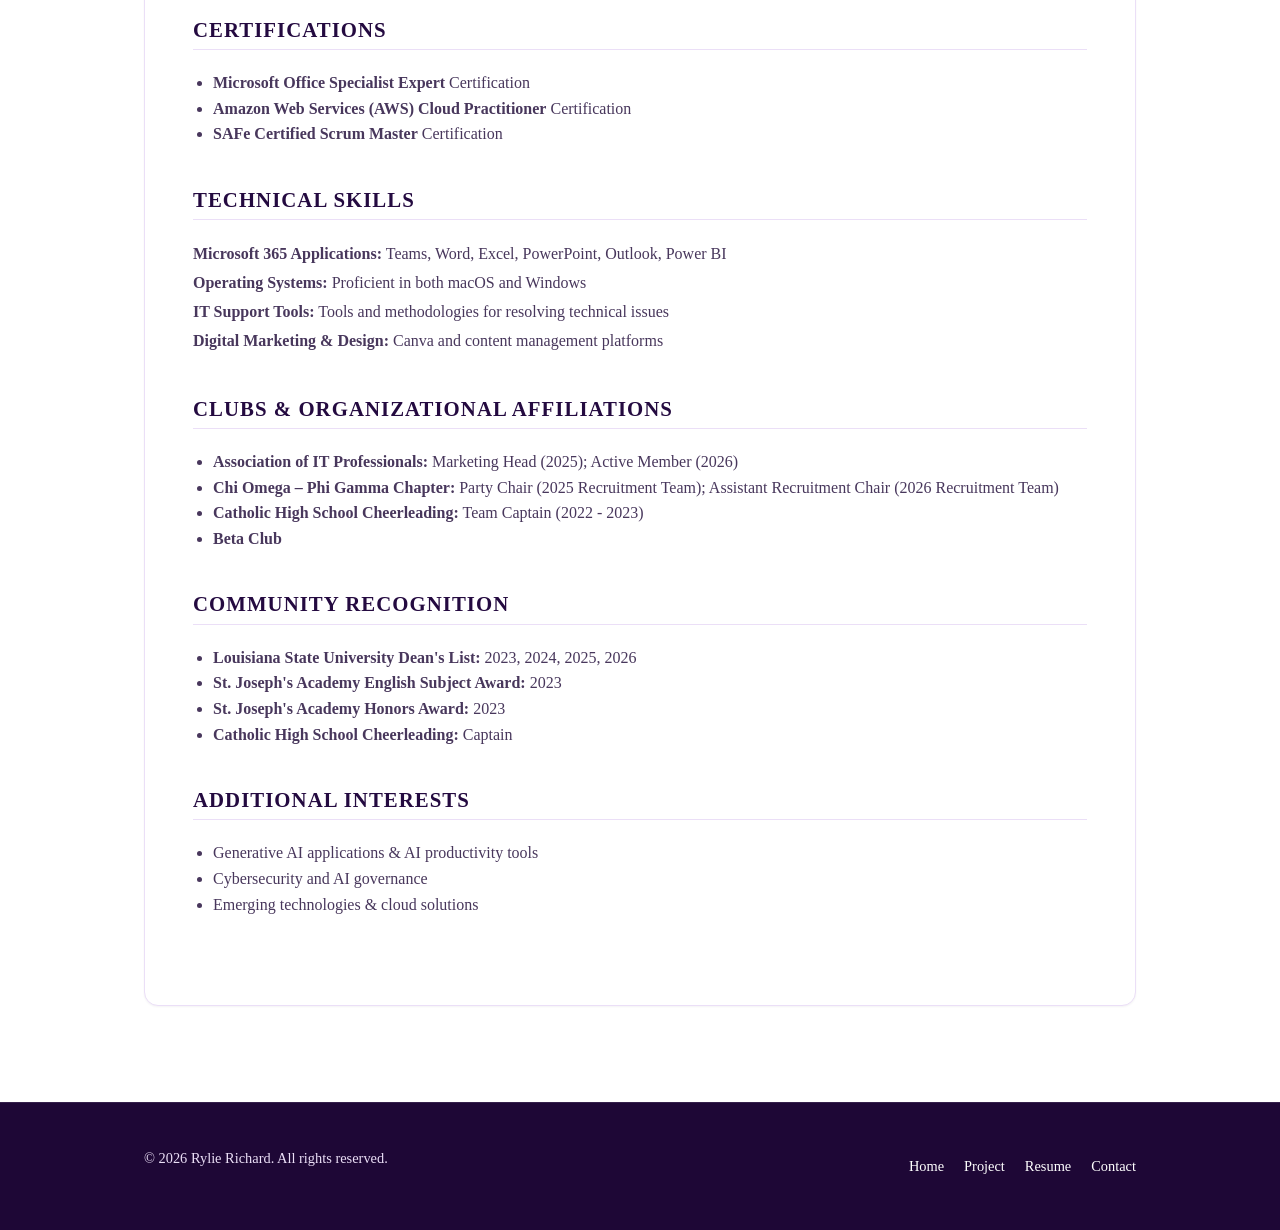
<file: resume.html>
<!DOCTYPE html>
<html lang="en">
<head>
  <meta charset="UTF-8">
  <meta name="viewport" content="width=device-width, initial-scale=1.0">
  <title>Resume | Rylie Richard</title>
  <link rel="stylesheet" href="styles.css">
  <!-- Apply saved theme before page renders to prevent flash -->
  <script>
    (function() {
      var t = localStorage.getItem('theme');
      if (t) document.documentElement.setAttribute('data-theme', t);
    })();
  </script>
</head>
<body>

  <!-- Navigation -->
  <header class="navbar">
    <div class="container nav-content">
      <a href="index.html" class="nav-brand">Rylie<span>Richard</span></a>
      <button class="nav-toggle" aria-label="Toggle navigation" aria-expanded="false">
        <span class="nav-toggle-icon"></span>
      </button>
      <nav class="nav-menu">
        <ul class="nav-links">
          <li><a href="index.html">Home</a></li>
          <li><a href="index.html#about">About</a></li>
          <li><a href="index.html#skills">Skills</a></li>
          <li><a href="index.html#experience">Experience</a></li>
          <li><a href="project.html">Featured Project</a></li>
          <li><a href="resume.html" class="active">Resume</a></li>
          <li><a href="index.html#contact">Contact</a></li>
        </ul>
      </nav>
      <!-- Search Bar -->
      <div class="nav-search" id="nav-search">
        <button class="search-icon-btn" id="search-toggle-btn" aria-label="Open search" aria-expanded="false">
          <svg xmlns="http://www.w3.org/2000/svg" width="18" height="18" viewBox="0 0 24 24" fill="none" stroke="currentColor" stroke-width="2.2" stroke-linecap="round" stroke-linejoin="round"><circle cx="11" cy="11" r="8"/><line x1="21" y1="21" x2="16.65" y2="16.65"/></svg>
        </button>
        <div class="search-input-wrapper" id="search-input-wrapper" aria-hidden="true">
          <input type="search" id="nav-search-input" class="nav-search-input" placeholder="Search sections…" autocomplete="off" aria-label="Search website sections">
          <button class="search-clear-btn" id="search-clear-btn" aria-label="Clear search" tabindex="-1">✕</button>
        </div>
        <div class="search-dropdown" id="search-dropdown" role="listbox" aria-label="Search results"></div>
      </div>
      <!-- Dark / Light Mode Toggle -->
      <button id="theme-toggle" class="theme-toggle" aria-label="Toggle dark mode">
        <span class="icon-sun">☀️</span>
        <span class="icon-moon">🌙</span>
      </button>
    </div>
  </header>

  <main>
    <div class="container">
      <div class="resume-paper">
        <!-- Resume Header -->
        <header class="resume-header">
          <div>
            <h1 class="resume-name">Rylie J. Richard</h1>
            <p class="resume-subheading">Information Systems and Analytics &bull; Cybersecurity &bull; Analytics</p>
            <div class="resume-contact-inline">
              <span>4829 Pinehill Dr., Baton Rouge, LA 70817</span>
              <span>&bull;</span>
              <span>(225) 326-5242</span>
              <span>&bull;</span>
              <a href="mailto:richardrylie@gmail.com">richardrylie@gmail.com</a>
              <span>&bull;</span>
              <a href="https://linkedin.com" target="_blank" rel="noopener noreferrer">LinkedIn: Rylie Richard</a>
            </div>
          </div>
          <div class="btn-group" style="margin-top: 0;">
            <a href="Rylie_Richard_Resume.pdf" download="Rylie_Richard_Resume.pdf" class="btn btn-primary">
              &#128190; Download PDF
            </a>
            <button onclick="window.print()" class="btn btn-secondary">
              &#128438; Print
            </button>
          </div>
        </header>

        <!-- Professional Summary -->
        <section class="resume-block">
          <h2 class="resume-block-title">Professional Summary</h2>
          <p>
            Information Systems and Analytics student with 2+ years of IT support experience providing technical assistance for enterprise users in healthcare and corporate environments. Experienced in troubleshooting Windows and Microsoft 365 issues, supporting end users, documenting solutions, and improving operational processes. Passionate about delivering exceptional technology experiences and enabling teams through reliable IT support.
          </p>
        </section>

        <!-- Education -->
        <section class="resume-block">
          <h2 class="resume-block-title">Education</h2>
          <div class="resume-entry">
            <div class="resume-entry-header">
              <span class="resume-entry-title">Louisiana State University</span>
              <span class="resume-entry-date">2023 - 2026</span>
            </div>
            <div class="resume-entry-subtitle">LSU E.J. Ourso College of Business &bull; Baton Rouge, LA</div>
            <ul>
              <li><strong>Major:</strong> Information Systems and Analytics</li>
              <li><strong>Concentration:</strong> Cybersecurity | <strong>Minor:</strong> Analytics</li>
              <li><strong>Grade Point Average:</strong> 3.60</li>
            </ul>
          </div>
          <div class="resume-entry" style="margin-top: 1rem;">
            <div class="resume-entry-header">
              <span class="resume-entry-title">St. Joseph's Academy</span>
              <span class="resume-entry-date">2019 - 2023</span>
            </div>
            <div class="resume-entry-subtitle">Baton Rouge, LA</div>
          </div>
        </section>

        <!-- Employment -->
        <section class="resume-block">
          <h2 class="resume-block-title">Employment</h2>

          <div class="resume-entry">
            <div class="resume-entry-header">
              <span class="resume-entry-title">Security, Policy, and Compliance Intern &ndash; Chief Security Office</span>
              <span class="resume-entry-date">June 2026 - Present</span>
            </div>
            <div class="resume-entry-subtitle">Entergy &bull; Policy Team</div>
            <ul>
              <li>Assisted in developing, reviewing, and maintaining cybersecurity policies, standards, and compliance controls to support organizational security and regulatory requirements.</li>
            </ul>
          </div>

          <div class="resume-entry">
            <div class="resume-entry-header">
              <span class="resume-entry-title">Information Technology Intern &ndash; Helpdesk Specialist Team</span>
              <span class="resume-entry-date">June 2024 - May 2026</span>
            </div>
            <div class="resume-entry-subtitle">Mayo Clinic Healthcare &bull; Rochester, Minnesota</div>
            <ul>
              <li>Provided frontline technical support to Mayo Clinic employees by troubleshooting Microsoft 365 applications, Windows operating systems, account access issues, and general hardware/software problems.</li>
              <li>Resolved support requests through phone, email, and ticketing systems while maintaining high standards of customer service.</li>
              <li>Assisted users with Teams, Outlook, Word, Excel, and other enterprise applications.</li>
              <li>Documented incidents, troubleshooting steps, and resolutions to improve knowledge sharing and operational efficiency.</li>
              <li>Collaborated with IT teams to escalate and resolve complex technical issues affecting end users.</li>
            </ul>
          </div>

          <div class="resume-entry">
            <div class="resume-entry-header">
              <span class="resume-entry-title">Student Worker &ndash; Digital Marketing Team</span>
              <span class="resume-entry-date">2023 - 2024</span>
            </div>
            <div class="resume-entry-subtitle">LSU Online and Continuing Education &bull; Baton Rouge, LA</div>
            <ul>
              <li>Assisted with market research, creating social media content, designing promotional materials, and supporting various marketing campaigns.</li>
              <li>Assisted with data analysis, event coordination, and maintaining digital marketing platforms.</li>
            </ul>
          </div>

          <div class="resume-entry">
            <div class="resume-entry-header">
              <span class="resume-entry-title">Hostess</span>
              <span class="resume-entry-date">2021</span>
            </div>
            <div class="resume-entry-subtitle">Portobello's Grill &bull; Baton Rouge, LA</div>
            <ul>
              <li>Developed a strong understanding of customer service, high-pace coordination, and teamwork.</li>
            </ul>
          </div>
        </section>

        <!-- Certifications -->
        <section class="resume-block">
          <h2 class="resume-block-title">Certifications</h2>
          <ul>
            <li><strong>Microsoft Office Specialist Expert</strong> Certification</li>
            <li><strong>Amazon Web Services (AWS) Cloud Practitioner</strong> Certification</li>
            <li><strong>SAFe Certified Scrum Master</strong> Certification</li>
          </ul>
        </section>

        <!-- Technical Skills -->
        <section class="resume-block">
          <h2 class="resume-block-title">Technical Skills</h2>
          <ul style="list-style: none; padding-left: 0; line-height: 1.8;">
            <li><strong>Microsoft 365 Applications:</strong> Teams, Word, Excel, PowerPoint, Outlook, Power BI</li>
            <li><strong>Operating Systems:</strong> Proficient in both macOS and Windows</li>
            <li><strong>IT Support Tools:</strong> Tools and methodologies for resolving technical issues</li>
            <li><strong>Digital Marketing & Design:</strong> Canva and content management platforms</li>
          </ul>
        </section>

        <!-- Clubs & Organizational Affiliations -->
        <section class="resume-block">
          <h2 class="resume-block-title">Clubs & Organizational Affiliations</h2>
          <ul>
            <li><strong>Association of IT Professionals:</strong> Marketing Head (2025); Active Member (2026)</li>
            <li><strong>Chi Omega &ndash; Phi Gamma Chapter:</strong> Party Chair (2025 Recruitment Team); Assistant Recruitment Chair (2026 Recruitment Team)</li>
            <li><strong>Catholic High School Cheerleading:</strong> Team Captain (2022 - 2023)</li>
            <li><strong>Beta Club</strong></li>
          </ul>
        </section>

        <!-- Community Recognition -->
        <section class="resume-block">
          <h2 class="resume-block-title">Community Recognition</h2>
          <ul>
            <li><strong>Louisiana State University Dean's List:</strong> 2023, 2024, 2025, 2026</li>
            <li><strong>St. Joseph's Academy English Subject Award:</strong> 2023</li>
            <li><strong>St. Joseph's Academy Honors Award:</strong> 2023</li>
            <li><strong>Catholic High School Cheerleading:</strong> Captain</li>
          </ul>
        </section>

        <!-- Additional Interests -->
        <section class="resume-block">
          <h2 class="resume-block-title">Additional Interests</h2>
          <ul>
            <li>Generative AI applications & AI productivity tools</li>
            <li>Cybersecurity and AI governance</li>
            <li>Emerging technologies & cloud solutions</li>
          </ul>
        </section>
      </div>
    </div>
  </main>

  <!-- Footer -->
  <footer class="footer">
    <div class="container footer-content">
      <p>&copy; 2026 Rylie Richard. All rights reserved.</p>
      <ul class="footer-nav">
        <li><a href="index.html">Home</a></li>
        <li><a href="project.html">Project</a></li>
        <li><a href="resume.html">Resume</a></li>
        <li><a href="index.html#contact">Contact</a></li>
      </ul>
    </div>
  </footer>

  <!-- Mobile Navigation Script -->
  <script src="script.js"></script>
</body>
</html>
</file>
<file: styles.css>
/* ==========================================================================
   Shared Stylesheet - Rylie Richard Portfolio
   Used across index.html, resume.html, and project.html
   ========================================================================== */

:root {
  --primary-color: #2563eb;
  --primary-hover: #1d4ed8;
  --primary-light: #eff6ff;
  --secondary-color: #0f172a;
  --accent-color: #0d9488;
  --accent-light: #f0fdfa;
  --primary-color: #3b0764;       /* Deep rich dark purple */
  --primary-hover: #240540;       /* Extra dark purple */
  --primary-light: #f5eefc;       /* Soft lilac / light purple tint */
  --secondary-color: #240a40;     /* Deepest dark purple for headings */
  --accent-color: #581c87;        /* Supporting dark purple */
  --accent-light: #faf5ff;        /* Ultra light purple surface */

  --bg-body: #f8fafc;
  --bg-surface: #ffffff;
  --bg-subtle: #f1f5f9;
  --bg-body: #ffffff;             /* Crisp clean white */
  --bg-surface: #ffffff;          /* Pure white */
  --bg-subtle: #f8f4fc;           /* Subtle soft lilac white */

  --text-primary: #0f172a;
  --text-secondary: #475569;
  --text-muted: #64748b;
  --text-light: #f8fafc;
  --text-primary: #1f0a33;        /* Dark purple near-black for readable contrast */
  --text-secondary: #48375c;      /* Muted purple-slate */
  --text-muted: #6e5c82;          /* Light purple-slate */
  --text-light: #ffffff;          /* Pure white text */

  --border-color: #e2e8f0;
  --border-hover: #cbd5e1;
  --border-color: #ebdff7;        /* Soft purple-tinted border */
  --border-hover: #c49ded;        /* Medium purple border on hover */

  --nav-bg: #240a40;              /* Dark purple navigation */
  --footer-bg: #1e0736;           /* Dark purple footer */

  --font-sans: "Times New Roman", Times, serif;
  --font-mono: ui-monospace, SFMono-Regular, Menlo, Monaco, Consolas, monospace;

  --shadow-sm: 0 1px 2px 0 rgba(0, 0, 0, 0.05);
  --shadow-md: 0 4px 6px -1px rgba(0, 0, 0, 0.08), 0 2px 4px -2px rgba(0, 0, 0, 0.04);
  --shadow-lg: 0 10px 15px -3px rgba(0, 0, 0, 0.08), 0 4px 6px -4px rgba(0, 0, 0, 0.03);
  --shadow-sm: 0 1px 2px 0 rgba(36, 10, 64, 0.05);
  --shadow-md: 0 4px 6px -1px rgba(36, 10, 64, 0.08), 0 2px 4px -2px rgba(36, 10, 64, 0.04);
  --shadow-lg: 0 10px 15px -3px rgba(36, 10, 64, 0.1), 0 4px 6px -4px rgba(36, 10, 64, 0.05);

  --radius-sm: 6px;
  --radius-md: 10px;
  --radius-lg: 14px;
  --radius-full: 9999px;

  --max-width: 1040px;
  --transition: all 0.2s ease-in-out;
}

/* ===== Dark Mode Theme ===== */
[data-theme="dark"] {
  --primary-color: #c084fc;
  --primary-hover: #a855f7;
  --primary-light: #2d1b4e;
  --secondary-color: #e9d5ff;
  --accent-color: #a78bfa;
  --accent-light: #1e1030;

  --bg-body: #0f0a1a;
  --bg-surface: #1a1028;
  --bg-subtle: #221535;

  --text-primary: #f3e8ff;
  --text-secondary: #c4b5d4;
  --text-muted: #9d89b0;
  --text-light: #ffffff;

  --border-color: #3b2560;
  --border-hover: #6d28d9;

  --nav-bg: #0d0718;
  --footer-bg: #0d0718;

  --shadow-sm: 0 1px 2px 0 rgba(0, 0, 0, 0.4);
  --shadow-md: 0 4px 6px -1px rgba(0, 0, 0, 0.5), 0 2px 4px -2px rgba(0, 0, 0, 0.3);
  --shadow-lg: 0 10px 15px -3px rgba(0, 0, 0, 0.6), 0 4px 6px -4px rgba(0, 0, 0, 0.4);
}

/* ===== Theme Toggle Button ===== */
.theme-toggle {
  background: transparent;
  border: 1.5px solid rgba(255, 255, 255, 0.25);
  border-radius: var(--radius-full);
  width: 2.4rem;
  height: 2.4rem;
  display: flex;
  align-items: center;
  justify-content: center;
  cursor: pointer;
  color: #ffffff;
  font-size: 1.1rem;
  flex-shrink: 0;
  transition: var(--transition);
  outline: none;
  margin-left: 0.75rem;
}

.theme-toggle:hover {
  background: rgba(255, 255, 255, 0.15);
  border-color: rgba(255, 255, 255, 0.5);
  transform: rotate(15deg);
}

.theme-toggle:focus-visible {
  box-shadow: 0 0 0 2px #d8b4fe;
}

.theme-toggle .icon-sun,
.theme-toggle .icon-moon {
  line-height: 1;
  transition: opacity 0.2s ease, transform 0.3s ease;
}

/* Light mode: show sun */
.theme-toggle .icon-sun  { display: block; }
.theme-toggle .icon-moon { display: none; }

/* Dark mode: show moon */
[data-theme="dark"] .theme-toggle .icon-sun  { display: none; }
[data-theme="dark"] .theme-toggle .icon-moon { display: block; }

/* ===== Nav Search Bar ===== */
.nav-search {
  position: relative;
  display: flex;
  align-items: center;
  gap: 0;
  margin-left: 0.5rem;
}

.search-icon-btn {
  background: transparent;
  border: 1.5px solid rgba(255, 255, 255, 0.25);
  border-radius: var(--radius-full);
  width: 2.4rem;
  height: 2.4rem;
  display: flex;
  align-items: center;
  justify-content: center;
  cursor: pointer;
  color: #ffffff;
  flex-shrink: 0;
  transition: var(--transition);
  outline: none;
  z-index: 2;
}

.search-icon-btn:hover {
  background: rgba(255, 255, 255, 0.15);
  border-color: rgba(255, 255, 255, 0.5);
}

.search-icon-btn:focus-visible {
  box-shadow: 0 0 0 2px #d8b4fe;
}

.nav-search.is-open .search-icon-btn {
  background: rgba(255, 255, 255, 0.18);
  border-color: rgba(255, 255, 255, 0.55);
}

/* Expanding input wrapper */
.search-input-wrapper {
  display: flex;
  align-items: center;
  overflow: hidden;
  max-width: 0;
  opacity: 0;
  pointer-events: none;
  transition: max-width 0.35s cubic-bezier(0.4, 0, 0.2, 1), opacity 0.25s ease, margin 0.3s ease;
  margin-left: 0;
  background: rgba(255, 255, 255, 0.1);
  border: 1.5px solid rgba(255, 255, 255, 0.2);
  border-radius: var(--radius-full);
}

.nav-search.is-open .search-input-wrapper {
  max-width: 220px;
  opacity: 1;
  pointer-events: auto;
  margin-left: 0.4rem;
}

.nav-search-input {
  background: transparent;
  border: none;
  outline: none;
  color: #ffffff;
  font-size: 0.9rem;
  font-family: var(--font-sans);
  padding: 0.45rem 0.25rem 0.45rem 0.85rem;
  width: 175px;
  caret-color: #d8b4fe;
}

.nav-search-input::placeholder {
  color: rgba(255, 255, 255, 0.5);
}

.nav-search-input::-webkit-search-cancel-button {
  display: none;
}

.search-clear-btn {
  background: transparent;
  border: none;
  color: rgba(255, 255, 255, 0.55);
  font-size: 0.85rem;
  cursor: pointer;
  padding: 0.45rem 0.75rem 0.45rem 0.25rem;
  line-height: 1;
  transition: color 0.15s ease;
  flex-shrink: 0;
}

.search-clear-btn:hover {
  color: #ffffff;
}

/* Search results dropdown */
.search-dropdown {
  position: absolute;
  top: calc(100% + 0.6rem);
  right: 0;
  min-width: 260px;
  background: var(--nav-bg);
  border: 1px solid rgba(255, 255, 255, 0.12);
  border-radius: var(--radius-md);
  box-shadow: 0 8px 24px rgba(0, 0, 0, 0.45);
  overflow: hidden;
  display: none;
  z-index: 200;
  backdrop-filter: blur(12px);
}

.search-dropdown.has-results {
  display: block;
  animation: fadeInMenu 0.18s ease;
}

.search-result-item {
  display: flex;
  flex-direction: column;
  padding: 0.75rem 1rem;
  cursor: pointer;
  border-bottom: 1px solid rgba(255, 255, 255, 0.07);
  transition: background 0.15s ease;
  text-decoration: none;
}

.search-result-item:last-child {
  border-bottom: none;
}

.search-result-item:hover,
.search-result-item:focus {
  background: rgba(216, 180, 254, 0.12);
  outline: none;
}

.search-result-title {
  font-size: 0.9rem;
  font-weight: 600;
  color: #f3e8ff;
}

.search-result-excerpt {
  font-size: 0.8rem;
  color: rgba(255, 255, 255, 0.5);
  margin-top: 0.15rem;
  white-space: nowrap;
  overflow: hidden;
  text-overflow: ellipsis;
}

.search-result-item .search-match {
  background: rgba(216, 180, 254, 0.3);
  color: #f3e8ff;
  border-radius: 2px;
  padding: 0 1px;
}

.search-no-results {
  padding: 0.85rem 1rem;
  font-size: 0.88rem;
  color: rgba(255, 255, 255, 0.45);
  text-align: center;
}

/* Page highlight flash for search-jumped sections */
.search-highlight-flash {
  animation: searchFlash 1.5s ease forwards;
}

@keyframes searchFlash {
  0%   { background-color: rgba(216, 180, 254, 0.18); }
  60%  { background-color: rgba(216, 180, 254, 0.10); }
  100% { background-color: transparent; }
}

/* Base Reset & Typography */
* {
  box-sizing: border-box;
  margin: 0;
  padding: 0;
}

html {
  scroll-behavior: smooth;
  overflow-x: hidden;
}

body {
  font-family: var(--font-sans);
  background-color: var(--bg-body);
  color: var(--text-primary);
  line-height: 1.6;
  font-size: 16px;
  display: flex;
  flex-direction: column;
  min-height: 100vh;
  overflow-x: hidden;
  width: 100%;
}

img, svg, video {
  max-width: 100%;
  height: auto;
}

a {
  color: var(--primary-color);
  text-decoration: none;
  transition: var(--transition);
}

a:hover {
  color: var(--primary-hover);
}

h1, h2, h3, h4, h5, h6 {
  color: var(--secondary-color);
  font-weight: 700;
  line-height: 1.25;
}

p {
  color: var(--text-secondary);
  margin-bottom: 1rem;
}

p:last-child {
  margin-bottom: 0;
}

ul {
  list-style: disc;
  padding-left: 1.25rem;
  color: var(--text-secondary);
}

/* Layout Containers */
.container {
  width: 100%;
  max-width: var(--max-width);
  margin-left: auto;
  margin-right: auto;
  padding-left: 1.5rem;
  padding-right: 1.5rem;
}

main {
  flex: 1 0 auto;
}

/* Navigation Bar */
.navbar {
  position: sticky;
  top: 0;
  z-index: 100;
  background-color: rgba(255, 255, 255, 0.95);
  background-color: var(--nav-bg);
  backdrop-filter: blur(8px);
  border-bottom: 1px solid var(--border-color);
  border-bottom: 1px solid rgba(255, 255, 255, 0.1);
  padding: 1rem 0;
  padding: 0.85rem 0;
  box-shadow: 0 2px 8px rgba(36, 10, 64, 0.12);
}

.navbar .nav-content {
  display: flex;
  align-items: center;
  justify-content: space-between;
  position: relative;
}

.nav-brand {
  font-size: 1.25rem;
  font-weight: 700;
  color: var(--secondary-color);
  color: #ffffff;
  letter-spacing: -0.02em;
  display: flex;
  align-items: center;
}

.nav-brand span {
  color: var(--primary-color);
  color: #d8b4fe;
}

/* Mobile Nav Toggle Button */
.nav-toggle {
  display: none;
  background: transparent;
  border: 1px solid rgba(255, 255, 255, 0.25);
  border-radius: var(--radius-sm);
  padding: 0.5rem 0.65rem;
  cursor: pointer;
  color: #ffffff;
  align-items: center;
  justify-content: center;
  transition: var(--transition);
  outline: none;
}

.nav-toggle:hover {
  background: rgba(255, 255, 255, 0.12);
}

.nav-toggle:focus-visible {
  box-shadow: 0 0 0 2px #d8b4fe;
}

.nav-toggle-icon {
  display: block;
  width: 20px;
  height: 2px;
  background-color: #ffffff;
  position: relative;
  transition: var(--transition);
}

.nav-toggle-icon::before,
.nav-toggle-icon::after {
  content: '';
  position: absolute;
  width: 20px;
  height: 2px;
  background-color: #ffffff;
  left: 0;
  transition: var(--transition);
}

.nav-toggle-icon::before {
  top: -6px;
}

.nav-toggle-icon::after {
  bottom: -6px;
}

.nav-toggle[aria-expanded="true"] .nav-toggle-icon {
  background-color: transparent;
}

.nav-toggle[aria-expanded="true"] .nav-toggle-icon::before {
  transform: rotate(45deg);
  top: 0;
}

.nav-toggle[aria-expanded="true"] .nav-toggle-icon::after {
  transform: rotate(-45deg);
  bottom: 0;
}

.nav-menu {
  display: flex;
  align-items: center;
}

.nav-links {
  display: flex;
  gap: 1.5rem;
  gap: 1.25rem;
  list-style: none;
  padding: 0;
  margin: 0;
  align-items: center;
}

.nav-links a {
  color: var(--text-secondary);
  color: #ebdff7;
  font-weight: 500;
  font-size: 0.95rem;
  padding: 0.4rem 0.6rem;
  padding: 0.45rem 0.75rem;
  border-radius: var(--radius-sm);
  transition: var(--transition);
}

.nav-links a:hover,
.nav-links a.active {
  color: var(--primary-color);
  background-color: var(--primary-light);
  color: #ffffff;
  background-color: rgba(255, 255, 255, 0.18);
}

/* Buttons */
.btn-group {
  display: flex;
  gap: 0.75rem;
  flex-wrap: wrap;
  margin-top: 1.25rem;
}

.btn {
  display: inline-flex;
  align-items: center;
  justify-content: center;
  font-weight: 600;
  font-size: 0.95rem;
  padding: 0.7rem 1.4rem;
  border-radius: var(--radius-md);
  cursor: pointer;
  transition: var(--transition);
  border: 1px solid transparent;
  text-decoration: none;
}

.btn-primary {
  background-color: var(--primary-color);
  color: #ffffff;
}

.btn-primary:hover {
  background-color: var(--primary-hover);
  color: #ffffff;
  transform: translateY(-1px);
  box-shadow: var(--shadow-md);
}

.btn-secondary {
  background-color: var(--bg-surface);
  color: var(--secondary-color);
  border-color: var(--border-color);
  color: var(--primary-color);
  border: 1.5px solid var(--primary-color);
}

.btn-secondary:hover {
  background-color: var(--bg-subtle);
  border-color: var(--border-hover);
  color: var(--secondary-color);
  background-color: var(--primary-light);
  border-color: var(--primary-hover);
  color: var(--primary-hover);
  transform: translateY(-1px);
}

/* Sections */
.section {
  padding: 4.5rem 0;
}

.section-subtle {
  background-color: var(--bg-surface);
  border-top: 1px solid var(--border-color);
  border-bottom: 1px solid var(--border-color);
}

.section-header {
  margin-bottom: 2.5rem;
  text-align: left;
}

.section-header.centered {
  text-align: center;
}

.section-title {
  font-size: 2rem;
  letter-spacing: -0.02em;
  margin-bottom: 0.5rem;
}

.section-description {
  color: var(--text-muted);
  font-size: 1.05rem;
}

/* Hero Section */
.hero {
  padding: 5rem 0 4rem;
}

.hero-content {
  max-width: 720px;
}

.hero-greeting {
  font-size: 1.1rem;
  color: var(--primary-color);
  font-weight: 600;
  margin-bottom: 0.5rem;
}

.hero-title {
  font-size: 3rem;
  line-height: 1.15;
  letter-spacing: -0.03em;
  margin-bottom: 1.25rem;
}

.hero-lead {
  font-size: 1.25rem;
  color: var(--text-secondary);
  line-height: 1.6;
}

/* Badges & Tags */
.badge {
  display: inline-block;
  padding: 0.35rem 0.8rem;
  border-radius: var(--radius-full);
  font-size: 0.85rem;
  font-weight: 600;
  background-color: var(--primary-light);
  color: var(--primary-color);
  border: 1px solid rgba(37, 99, 235, 0.15);
  border: 1px solid var(--border-color);
}

.badge-accent {
  background-color: var(--accent-light);
  color: var(--accent-color);
  border: 1px solid rgba(13, 148, 136, 0.15);
  background-color: var(--secondary-color);
  color: #ffffff;
  border: 1px solid var(--secondary-color);
}

.skill-tags {
  display: flex;
  flex-wrap: wrap;
  gap: 0.5rem;
  margin-top: 0.75rem;
}

.skill-tag {
  background-color: var(--bg-subtle);
  color: var(--text-primary);
  padding: 0.35rem 0.75rem;
  border-radius: var(--radius-sm);
  font-size: 0.85rem;
  font-weight: 500;
  border: 1px solid var(--border-color);
}

/* Cards & Grid Layouts */
.grid-2 {
  display: grid;
  grid-template-columns: repeat(2, 1fr);
  gap: 1.5rem;
}

.grid-3 {
  display: grid;
  grid-template-columns: repeat(3, 1fr);
  gap: 1.5rem;
}

.card {
  background-color: var(--bg-surface);
  border: 1px solid var(--border-color);
  border-radius: var(--radius-lg);
  padding: 1.75rem;
  box-shadow: var(--shadow-sm);
  transition: var(--transition);
}

.card:hover {
  transform: translateY(-2px);
  box-shadow: var(--shadow-md);
  border-color: var(--border-hover);
}

.card-title {
  font-size: 1.25rem;
  margin-bottom: 0.5rem;
}

.card-subtitle {
  font-size: 0.95rem;
  color: var(--text-muted);
  margin-bottom: 1rem;
}

/* Timeline Components */
.timeline {
  display: flex;
  flex-direction: column;
  gap: 1.75rem;
  position: relative;
}

.timeline-item {
  position: relative;
  background-color: var(--bg-surface);
  border: 1px solid var(--border-color);
  border-radius: var(--radius-lg);
  padding: 1.75rem;
  box-shadow: var(--shadow-sm);
}

.timeline-item-header {
  display: flex;
  justify-content: space-between;
  align-items: baseline;
  flex-wrap: wrap;
  gap: 0.5rem;
  margin-bottom: 0.35rem;
}

.timeline-role {
  font-size: 1.2rem;
  font-weight: 700;
  color: var(--secondary-color);
}

.timeline-date {
  font-size: 0.875rem;
  font-weight: 600;
  color: var(--primary-color);
  background-color: var(--primary-light);
  padding: 0.2rem 0.6rem;
  color: #ffffff;
  background-color: var(--primary-color);
  padding: 0.25rem 0.75rem;
  border-radius: var(--radius-full);
}

.timeline-company {
  font-size: 1rem;
  color: var(--text-muted);
  margin-bottom: 1rem;
  font-weight: 500;
}

.timeline-body ul {
  margin-top: 0.5rem;
}

.timeline-body li {
  margin-bottom: 0.4rem;
}

/* Contact Section & Form */
.contact-grid {
  display: grid;
  grid-template-columns: 1fr 1.2fr;
  gap: 2.5rem;
  align-items: start;
}

.contact-info-list {
  display: flex;
  flex-direction: column;
  gap: 1.25rem;
  margin-top: 1.5rem;
}

.contact-info-item {
  display: flex;
  flex-direction: column;
}

.contact-label {
  font-size: 0.85rem;
  text-transform: uppercase;
  letter-spacing: 0.05em;
  color: var(--text-muted);
  font-weight: 600;
  margin-bottom: 0.25rem;
}

.contact-value {
  font-size: 1.05rem;
  font-weight: 500;
}

.form-group {
  margin-bottom: 1.25rem;
}

.form-label {
  display: block;
  font-weight: 600;
  font-size: 0.9rem;
  color: var(--secondary-color);
  margin-bottom: 0.4rem;
}

.form-control {
  width: 100%;
  padding: 0.75rem 1rem;
  font-family: inherit;
  font-size: 0.95rem;
  border: 1px solid var(--border-color);
  border-radius: var(--radius-md);
  background-color: var(--bg-surface);
  color: var(--text-primary);
  transition: var(--transition);
}

.form-control:focus {
  outline: none;
  border-color: var(--primary-color);
  box-shadow: 0 0 0 3px rgba(37, 99, 235, 0.15);
  box-shadow: 0 0 0 3px rgba(59, 7, 100, 0.15);
}

textarea.form-control {
  min-height: 120px;
  resize: vertical;
}

/* Resume Specific Layout */
.resume-paper {
  background-color: var(--bg-surface);
  border: 1px solid var(--border-color);
  border-radius: var(--radius-lg);
  padding: 3rem;
  box-shadow: var(--shadow-sm);
  margin: 2rem 0;
}

.resume-header {
  border-bottom: 2px solid var(--border-color);
  padding-bottom: 1.75rem;
  margin-bottom: 2rem;
  display: flex;
  justify-content: space-between;
  align-items: flex-start;
  flex-wrap: wrap;
  gap: 1.5rem;
}

.resume-name {
  font-size: 2.25rem;
  letter-spacing: -0.02em;
}

.resume-subheading {
  font-size: 1.15rem;
  color: var(--primary-color);
  font-weight: 600;
  margin-top: 0.25rem;
}

.resume-contact-inline {
  display: flex;
  flex-wrap: wrap;
  gap: 1rem;
  margin-top: 0.5rem;
  font-size: 0.9rem;
  color: var(--text-muted);
}

.resume-block {
  margin-bottom: 2.5rem;
}

.resume-block-title {
  font-size: 1.3rem;
  text-transform: uppercase;
  letter-spacing: 0.05em;
  color: var(--secondary-color);
  border-bottom: 1px solid var(--border-color);
  padding-bottom: 0.4rem;
  margin-bottom: 1.25rem;
}

.resume-entry {
  margin-bottom: 1.5rem;
}

.resume-entry:last-child {
  margin-bottom: 0;
}

.resume-entry-header {
  display: flex;
  justify-content: space-between;
  align-items: baseline;
  flex-wrap: wrap;
  gap: 0.5rem;
}

.resume-entry-title {
  font-size: 1.1rem;
  font-weight: 700;
  color: var(--secondary-color);
}

.resume-entry-date {
  font-size: 0.85rem;
  font-weight: 600;
  color: var(--text-muted);
}

.resume-entry-subtitle {
  font-size: 0.95rem;
  color: var(--primary-color);
  font-weight: 500;
  margin-bottom: 0.5rem;
}

/* Project Detail Specific Layout */
.project-header-box {
  background-color: var(--bg-surface);
  border: 1px solid var(--border-color);
  border-radius: var(--radius-lg);
  padding: 2.5rem;
  margin: 2.5rem 0;
}

.project-kicker {
  display: flex;
  align-items: center;
  gap: 0.75rem;
  margin-bottom: 0.75rem;
}

.project-main-title {
  font-size: 2.5rem;
  letter-spacing: -0.02em;
  margin-bottom: 1rem;
}

.project-summary {
  font-size: 1.2rem;
  color: var(--text-secondary);
  line-height: 1.6;
}

.project-meta-grid {
  display: grid;
  grid-template-columns: repeat(4, 1fr);
  gap: 1.5rem;
  padding: 1.5rem;
  background-color: var(--bg-subtle);
  border-radius: var(--radius-md);
  margin-top: 2rem;
}

.project-meta-item h4 {
  font-size: 0.8rem;
  text-transform: uppercase;
  letter-spacing: 0.05em;
  color: var(--text-muted);
  margin-bottom: 0.35rem;
}

.project-meta-item p {
  font-weight: 600;
  font-size: 0.95rem;
  color: var(--secondary-color);
  margin: 0;
}

.project-section-block {
  margin-bottom: 3rem;
}

.feature-box {
  background-color: var(--bg-surface);
  border: 1px solid var(--border-color);
  border-radius: var(--radius-md);
  padding: 1.5rem;
}

/* Footer */
.footer {
  border-top: 1px solid var(--border-color);
  background-color: var(--bg-surface);
  padding: 2.5rem 0;
  border-top: 1px solid rgba(255, 255, 255, 0.08);
  border-top: 1px solid rgba(255, 255, 255, 0.1);
  background-color: var(--footer-bg);
  padding: 2.75rem 0;
  margin-top: 4rem;
  color: var(--text-muted);
  color: #d8b4fe;
  font-size: 0.9rem;
}

.footer p {
  color: #ebdff7;
}

.footer .footer-content {
  display: flex;
  justify-content: space-between;
  align-items: center;
  flex-wrap: wrap;
  gap: 1rem;
}

.footer-nav {
  display: flex;
  gap: 1.25rem;
  list-style: none;
  padding: 0;
  margin: 0;
}

.footer-nav a {
  color: var(--text-secondary);
  color: #ffffff;
  transition: var(--transition);
}

.footer-nav a:hover {
  color: var(--primary-color);
  color: #d8b4fe;
}

/* Responsive adjustments */
/* ==========================================================================
   Responsive Mobile Adjustments (Phones & Tablets)
   ========================================================================== */

@media (max-width: 768px) {
  /* Navigation Bar Mobile Layout */
  .nav-toggle {
    display: flex;
  }

  .nav-menu {
    display: none;
    width: 100%;
    padding-top: 0.75rem;
    margin-top: 0.75rem;
    border-top: 1px solid rgba(255, 255, 255, 0.12);
  }

  .nav-menu.is-open {
    display: block;
    animation: fadeInMenu 0.2s ease-in-out;
  }

  .nav-links {
    flex-direction: column;
    align-items: stretch;
    gap: 0.35rem;
    width: 100%;
  }

  .nav-links a {
    display: block;
    width: 100%;
    padding: 0.7rem 1rem;
    font-size: 1rem;
    border-radius: var(--radius-sm);
  }

  /* General Mobile Spacing & Typography */
  .container {
    padding-left: 1.15rem;
    padding-right: 1.15rem;
  }

  .section {
    padding: 2.75rem 0;
  }

  .section-header {
    margin-bottom: 1.5rem;
  }

  .section-title {
    font-size: 1.65rem;
    line-height: 1.25;
  }

  .section-description {
    font-size: 0.95rem;
  }

  /* Hero Section */
  .hero {
    padding: 2.75rem 0 2rem;
  }

  .hero-greeting {
    font-size: 0.95rem;
  }

  .hero-title {
    font-size: 2.25rem;
    font-size: clamp(2rem, 8vw, 2.5rem);
    line-height: 1.2;
    margin-bottom: 0.9rem;
    word-break: break-word;
  }

  .hero-lead {
    font-size: 1.05rem;
    line-height: 1.55;
    margin-bottom: 1.25rem;
  }

  .btn-group {
    flex-direction: column;
    width: 100%;
    gap: 0.65rem;
  }

  .btn-group .btn {
    width: 100%;
    padding: 0.8rem 1rem;
    text-align: center;
  }

  /* Grids & Cards */
  .grid-2,
  .grid-3,
  .contact-grid,
  .project-meta-grid {
  .grid-3 {
    grid-template-columns: 1fr;
    gap: 1.15rem;
  }

  .navbar .nav-content {
  .card {
    padding: 1.25rem 1.15rem;
  }

  .card-title {
    font-size: 1.15rem;
  }

  .skill-tags {
    gap: 0.4rem;
  }

  .skill-tag {
    font-size: 0.8rem;
    padding: 0.35rem 0.65rem;
  }

  /* Timeline (Experience) */
  .timeline {
    gap: 1.15rem;
  }

  .timeline-item {
    padding: 1.25rem 1.15rem;
  }

  .timeline-item-header {
    flex-direction: column;
    gap: 1rem;
    align-items: flex-start;
    gap: 0.4rem;
    margin-bottom: 0.5rem;
  }

  .nav-links {
    flex-wrap: wrap;
    gap: 0.75rem;
  .timeline-role {
    font-size: 1.1rem;
    line-height: 1.3;
  }

  .timeline-company {
    font-size: 0.95rem;
    margin-bottom: 0.75rem;
  }

  .timeline-body ul {
    padding-left: 1.15rem;
    font-size: 0.95rem;
  }

  .timeline-body li {
    margin-bottom: 0.5rem;
  }

  /* Contact Section */
  .contact-grid {
    grid-template-columns: 1fr;
    gap: 1.75rem;
  }

  .contact-info-list {
    margin-top: 1rem;
    gap: 1rem;
  }

  .form-control {
    font-size: 16px; /* Prevents auto-zoom on iOS Safari */
    padding: 0.75rem 0.85rem;
  }

  /* Resume Page */
  .resume-paper {
    padding: 1.5rem;
    padding: 1.35rem 1.1rem;
    margin: 1.25rem 0;
    border-radius: var(--radius-md);
  }

  .resume-header {
    flex-direction: column;
    gap: 1rem;
    align-items: stretch;
    gap: 1.25rem;
    padding-bottom: 1.25rem;
    margin-bottom: 1.5rem;
  }

  .resume-header .btn {
    width: 100%;
  }

  .resume-name {
    font-size: 1.85rem;
    line-height: 1.2;
  }

  .resume-subheading {
    font-size: 1.05rem;
  }

  .resume-contact-inline {
    flex-direction: column;
    gap: 0.35rem;
    margin-top: 0.75rem;
  }

  .resume-contact-inline span:nth-child(even) {
    display: none; /* Hide dividing dots in vertical mobile list */
  }

  .resume-block {
    margin-bottom: 1.75rem;
  }

  .resume-block-title {
    font-size: 1.15rem;
    margin-bottom: 1rem;
  }

  .resume-entry-header {
    flex-direction: column;
    align-items: flex-start;
    gap: 0.25rem;
  }

  .resume-entry-title {
    font-size: 1.05rem;
    line-height: 1.3;
  }

  .resume-entry-subtitle {
    font-size: 0.9rem;
    margin-bottom: 0.4rem;
  }

  .resume-entry ul {
    padding-left: 1.15rem;
    font-size: 0.95rem;
  }

  /* Project Page */
  .project-header-box {
    padding: 1.35rem 1.1rem;
    margin: 1.25rem 0;
  }

  .project-main-title {
    font-size: clamp(1.6rem, 6.5vw, 2.1rem);
    line-height: 1.25;
  }

  .project-summary {
    font-size: 1.05rem;
    line-height: 1.55;
  }

  .project-meta-grid {
    grid-template-columns: 1fr;
    gap: 0.85rem;
    padding: 1rem;
    margin-top: 1.25rem;
  }

  .project-section-block {
    margin-bottom: 2rem;
  }

  /* Footer */
  .footer {
    padding: 2rem 0;
    margin-top: 2.5rem;
  }

  .footer .footer-content {
    flex-direction: column;
    align-items: flex-start;
    gap: 1.25rem;
  }

  .footer-nav {
    flex-wrap: wrap;
    gap: 0.85rem 1.25rem;
  }
}

/* Small phone width optimizations (<480px) */
@media (max-width: 480px) {
  .hero-title {
    font-size: 1.85rem;
  }

  .section-title {
    font-size: 1.5rem;
  }

  .resume-paper,
  .project-header-box {
    padding: 1.15rem 0.9rem;
  }
}

@keyframes fadeInMenu {
  from {
    opacity: 0;
    transform: translateY(-6px);
  }
  to {
    opacity: 1;
    transform: translateY(0);
  }
}
</file>
